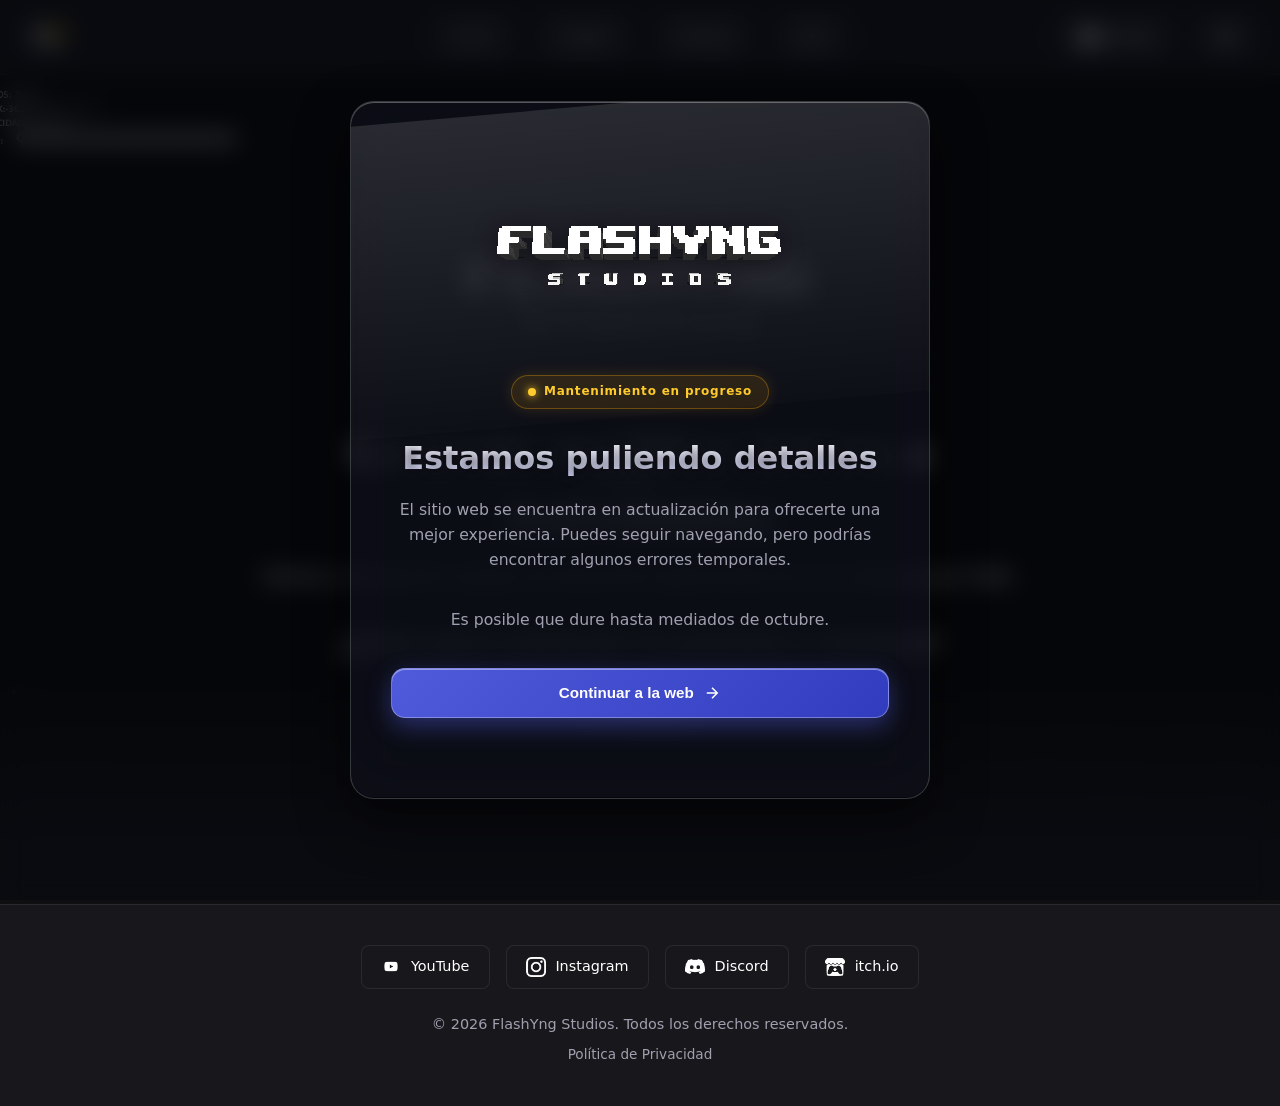
<file: index.html>
<!DOCTYPE html>
<html lang="es">
<head>
    <meta charset="UTF-8">
    <meta name="viewport" content="width=device-width, initial-scale=1.0">
    
    <meta name="description" content="Sitio oficial de FlashYng Studios. Descubre nuestros proyectos indie y únete a la comunidad.">
    
    <title>FlashYng Studios | Indie Game Studio</title>

    <!-- Favicon -->
    <link rel="icon" type="image/png" href="./Assets/Images/FlashYngStudios/FlashYngStudios_Icon_1to1_256px_BT.png">

    <!-- Nombre de sitio para Google (og:site_name y Schema WebSite) -->
    <meta property="og:site_name" content="FlashYng Studios">

    <script type="application/ld+json">
    {
        "@context": "https://schema.org",
        "@type": "WebSite",
        "name": "FlashYng Studios",
        "alternateName": ["FlashYngStudios", "Flash Yng Studios"],
        "url": "https://flashyngstudios.github.io/"
    }
    </script>
    
    <!-- Hoja de estilos específica de la portada (incluye las variables y base automáticamente) -->
    <link rel="stylesheet" href="CSS/home.css">

    <link rel="stylesheet" href="CSS/notice.css">
</head>

<!-- Google tag (gtag.js) -->
<script async src="https://www.googletagmanager.com/gtag/js?id=G-ELCMVDMWVH"></script>
<script>
  window.dataLayer = window.dataLayer || [];
  function gtag(){dataLayer.push(arguments);}
  gtag('js', new Date());

  gtag('config', 'G-ELCMVDMWVH');
</script>

<body>

    <!-- CABECERA FLOTANTE / MENU PRINCIPAL -->
    <header class="glass-header">
        <nav class="navbar">
            <!-- Logo siempre a la izquierda -->
            <a href="./index.html" class="logo-img">
                <img src="./Assets/Images/FlashYngStudios/FlashYngStudios_Icon_1to1_512px_BT.png" alt="Logo FlashYng Studios" class="logo-img">
            </a>

            <!-- Contenedor desplegable (Links del menú) -->
            <div class="nav-menu" id="navMenu">
                <ul class="nav-links">
                    <li><a data-lang="menu-home" class="social-btn" href="./index.html">Inicio</a></li>
                    <li><a data-lang="menu-games" class="social-btn" href="./games.html">Juegos</a></li>
                    <li><a data-lang="menu-devlog" class="social-btn" href="./devlog.html">Devlog</a></li>
                    <li><a data-lang="menu-faq" class="social-btn" href="./faq.html">FAQ</a></li>

                    <!-- Opciones menos importantes que quieres ocultar cuando el menú NO está abierto -->
                    <li class="hide-on-collapsed"><a data-lang="menu-social" class="social-btn" href="./social.html">Redes</a></li>
                    <li class="hide-on-collapsed"><a data-lang="menu-contact" class="social-btn" href="./contact.html">Contacto</a></li>
                    <li class="hide-on-collapsed"><a data-lang="menu-privacity" class="social-btn" href="./privacy-policy.html">Privacidad</a></li>
                </ul>
            </div>

            <!-- Botón de lenguaje (entre links centrales y menú hamburguesa) -->
            <button type="button" onclick="alternarIdioma()" class="social-btn lang-btn">
                <img src="./Assets/Images/Icons/language_icon.png" alt="Language" class="social-icon">
                <span>en / es</span>
            </button>

            <!-- Botón de menú hamburguesa (lo más a la derecha posible) -->
            <button type="button" class="social-btn burger-btn" id="burgerBtn" aria-label="Abrir menú">
                <img src="./Assets/Images/Icons/hamburgerMenu_T_W.png" alt="hamburgerMenu" class="social-icon">
            </button>
        </nav>
    </header>

    <main>
        <!-- SECCIÓN HERO CON SLIDER DE IMÁGENES DE FONDO -->
        <section class="hero-section">
            
            <!-- Contenedor del Slider: Agrega tantas imágenes como proyectos quieras mostrar -->
            <div class="hero-slider" id="hero-slider">
                <!-- La primera imagen lleva la clase 'active' para mostrarse al cargar -->
                <div class="slide active" style="background-image: url('Assets/Images/Games/Elements_gameplay.png');"></div>
                <div class="slide active" style="background-image: url('Assets/Images/Games/Miosteroids_gameplay.png');"></div>
                <!-- Agrega aquí más imágenes de tus otros juegos/proyectos -->
                <!-- <div class="slide" style="background-image: url('Assets/Images/project-2.png');"></div> -->
            </div>

            <!-- Contenido textual superpuesto -->
            <div class="hero-content">
                <img src="./Assets/Images/FlashYngStudios/FlashYngStudios_Logo.png" alt="Logo Promocional" class="hero-superposed-img pixel-art">
                
                <h1 data-lang="index-slogan">Creando mundos únicos e inolvidables</h1>
                <p data-lang="index-groupInfo">Somos un pequeño equipo de desarrollo apasionado por los videojuegos indie.</p>

                <h2 data-lang="index-start-text">¿Listo para comenzar tu próxima a ventura?</h2>


                <div class="hero-buttons">

                    <!--
                    <a href="https://discord.gg/7MVKK58HyQ" target="_blank" rel="noopener" class="btn btn-discord">
                        Únete a nuestro Discord
                    </a>
                    -->

                    <a data-lang="index-start-button" href="games.html" class="btn btn-secondary">
                        Ver Juegos
                    </a>

                </div>

            </div>

        </section>
    </main>

    <!-- PIE DE PÁGINA -->
    <footer>
        <div class="social-links-container">
            <a href="https://www.youtube.com/@FlashYngStudios" target="_blank" rel="noopener" class="social-btn">
                <img src="./Assets/Images/Brand/youtube_icon.png" alt="YouTube" class="social-icon">
                <span>YouTube</span>
            </a>

            <a href="https://www.instagram.com/flashyngstudios" target="_blank" rel="noopener" class="social-btn">
                <img src="./Assets/Images/Brand/instagram_icon.png" alt="Instagram" class="social-icon">
                <span>Instagram</span>
            </a>

            <a href="https://discord.gg/7MVKK58HyQ" target="_blank" rel="noopener" class="social-btn">
                <img src="./Assets/Images/Brand/discord_icon.png" alt="Discord" class="social-icon">
                <span>Discord</span>
            </a>

            <a href="https://flashyng.itch.io" target="_blank" rel="noopener" class="social-btn">
                <img src="./Assets/Images/Brand/itchio_icon.png" alt="itchio" class="social-icon">
                <span>itch.io</span>
            </a>
        </div>

        <p data-lang="footer-copyright">&copy; 2026 FlashYng Studios. Todos los derechos reservados.</p>
        <a data-lang="footer-privacity" href="./privacy-policy.html" class="privacy-link">Política de Privacidad</a>
    </footer>

    <!-- Script para controlar la transición automática de imágenes de fondo -->
    <script src="./JS/changeHomeBackgrounds.js"></script>

    <script src="./JS/langSelector.js"></script>
    <script src="./JS/hamburguerMenuToggle.js"></script>

    <!-- BANNER / CARTEL AVISO FLOTANTE (AERO GLASS) -->
    <!-- Script cargador de avisos modulares -->
    <script src="./JS/noticeLoader.js"></script>
    <script>
        // Carga el aviso deseado indicando la ruta del HTML
        //cargarAviso('./HTML/Notices/maintenance.html');
        
        // Si en el futuro quieres cambiar de aviso, solo cambias la ruta:
        // cargarAviso('Notices/security-alert.html');

        // Ejemplo 1: Encuesta con fecha de expiración exacta (Modo 'definida')
        /*
        cargarAviso('./HTML/Notices/survey.html', {
            modo: 'definida',
            fecha: '2026-10-15', // Formato estándar AAAA-MM-DD
            textoFecha: 'Disponible hasta el 15/10/2026'
        });

        // Ejemplo 2: Mantenimiento con fecha estimada (Modo 'estimada')
        cargarAviso('./HTML/Notices/maintenance.html', {
            modo: 'estimada',
            textoFecha: 'Finalización estimada: Mediados de Octubre'
        });

        // Ejemplo 3: Aviso de emergencia o permanente (Modo 'indefinida')
        cargarAviso('./HTML/Notices/security.html', {
            modo: 'indefinida'
        });
        */

        /*
            // Ejemplo para Encuesta en Google Forms
            cargarAviso('./HTML/Notices/survey.html', {
                modo: 'definida',
                fecha: '2026-10-15',
                textoFecha: 'Disponible hasta el 15/10/2026',
                url: 'https://forms.google.com/tu-encuesta'
            });
        */
        /*
        cargarAviso('./HTML/Notices/maintenance.html', {
            modo: 'estimada',
            fecha: '2026-10-15', // Formato estándar AAAA-MM-DD o YYYY-MM-DD
            textoFecha: 'Mediados de octubre'
        });
        */

        // --- OPCCIÓN A: Probar Encuesta (Modo 'definida' con fecha de expiración y link) ---
        /*
        cargarAviso('./HTML/Notices/survey.html', {
            modo: 'definida',
            fecha: '2026-10-15',
            textoFecha: 'Disponible para responder hasta el 15/10/2026.',
            url: 'https://forms.google.com'
        });
        */
        // --- OPCIÓN B: Probar Alerta de Seguridad (Modo 'indefinida' sin expiración) ---
        /*
        cargarAviso('./HTML/Notices/security-alert.html', {
            modo: 'indefinida',
            textoFecha: 'Estado: Investigando y asegurando cuentas.'
        });
        */

        // --- OPCIÓN C: Probar Mantenimiento (Modo 'estimada') ---
        
        cargarAviso('./HTML/Notices/maintenance.html', {
            modo: 'estimada',
            fecha: '2026-10-15',
            textoFecha: 'Es posible que dure hasta mediados de octubre.'
        });
        
    </script>

</body>
</html>
</file>
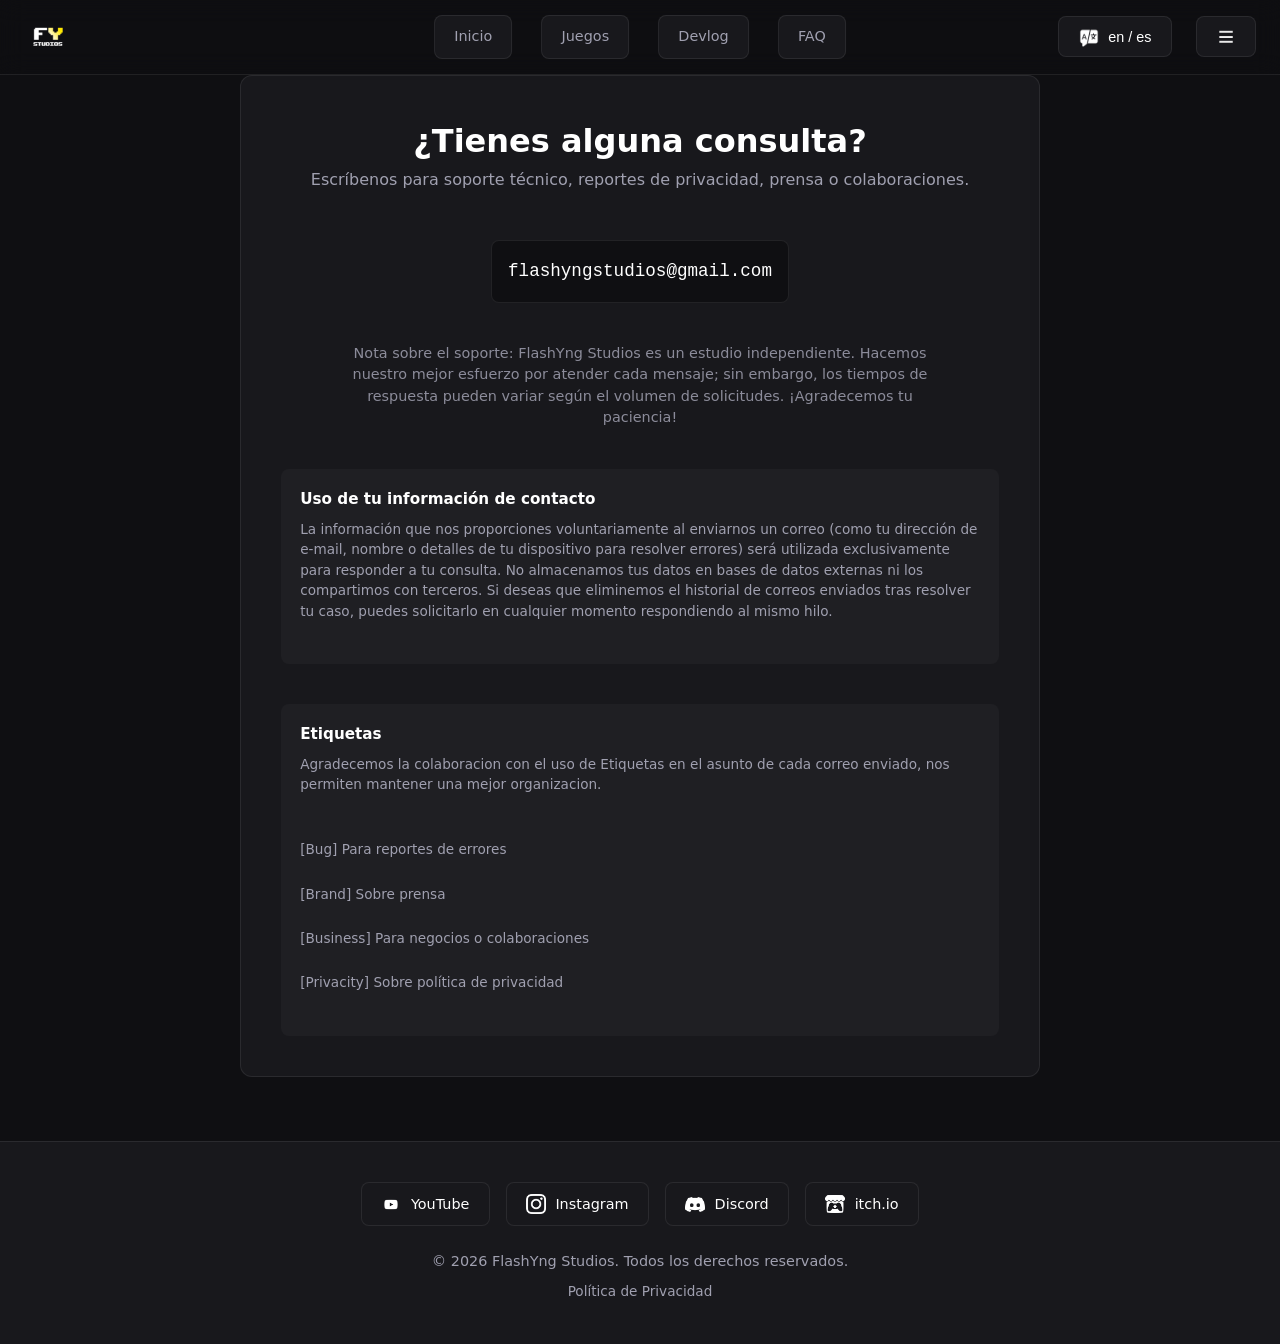
<file: contact.html>
<!DOCTYPE html>
<html lang="es">
<head>
    <meta charset="UTF-8">
    <meta name="viewport" content="width=device-width, initial-scale=1.0">

    <title>Contacto | FlashYng Studios</title>
    <meta name="description" content="No encontraste lo que buscabas? Contactanos!">

    <!-- Favicon -->
    <link rel="icon" type="image/png" href="./Assets/Images/FlashYngStudios/FlashYngStudios_Icon_1to1_256px_BT.png">

    <link rel="stylesheet" href="CSS/contact.css">
</head>

<!-- Google tag (gtag.js) -->
<script async src="https://www.googletagmanager.com/gtag/js?id=G-ELCMVDMWVH"></script>
<script>
  window.dataLayer = window.dataLayer || [];
  function gtag(){dataLayer.push(arguments);}
  gtag('js', new Date());

  gtag('config', 'G-ELCMVDMWVH');
</script>

<body>

    <!-- CABECERA FLOTANTE / MENU PRINCIPAL -->
    <header class="glass-header">
        <nav class="navbar">
            <!-- Logo siempre a la izquierda -->
            <a href="./index.html" class="logo-img">
                <img src="./Assets/Images/FlashYngStudios/FlashYngStudios_Icon_1to1_512px_BT.png" alt="Logo FlashYng Studios" class="logo-img">
            </a>

            <!-- Contenedor desplegable (Links del menú) -->
            <div class="nav-menu" id="navMenu">
                <ul class="nav-links">
                    <li><a data-lang="menu-home" class="social-btn" href="./index.html">Inicio</a></li>
                    <li><a data-lang="menu-games" class="social-btn" href="./games.html">Juegos</a></li>
                    <li><a data-lang="menu-devlog" class="social-btn" href="./devlog.html">Devlog</a></li>
                    <li><a data-lang="menu-faq" class="social-btn" href="./faq.html">FAQ</a></li>

                    <!-- Opciones menos importantes que quieres ocultar cuando el menú NO está abierto -->
                    <li class="hide-on-collapsed"><a data-lang="menu-social" class="social-btn" href="./social.html">Redes</a></li>
                    <li class="hide-on-collapsed"><a data-lang="menu-contact" class="social-btn" href="./contact.html">Contacto</a></li>
                    <li class="hide-on-collapsed"><a data-lang="menu-privacity" class="social-btn" href="./privacy-policy.html">Privacidad</a></li>
                </ul>
            </div>

            <!-- Botón de lenguaje (entre links centrales y menú hamburguesa) -->
            <button type="button" onclick="alternarIdioma()" class="social-btn lang-btn">
                <img src="./Assets/Images/Icons/language_icon.png" alt="Language" class="social-icon">
                <span>en / es</span>
            </button>

            <!-- Botón de menú hamburguesa (lo más a la derecha posible) -->
            <button type="button" class="social-btn burger-btn" id="burgerBtn" aria-label="Abrir menú">
                <img src="./Assets/Images/Icons/hamburgerMenu_T_W.png" alt="hamburgerMenu" class="social-icon">
            </button>
        </nav>
    </header>

    <main class="section-container">
        <div class="contact-card" style="max-width: 800px; margin: 0 auto; text-align: center;">
            <h1 data-lang="contact-title" class="section-title" style="border: none; padding: 0;">¿Tienes alguna consulta?</h1>
            <p data-lang="contact-subtitle">Escríbenos para soporte técnico, reportes de privacidad, prensa o colaboraciones.</p>

            <div class="email-box" style="margin: 1.5rem auto;">
                flashyngstudios@gmail.com
            </div>

            <p data-lang="contact-support-note" style="font-size: 0.9rem; opacity: 0.85; max-width: 600px; margin: 1rem auto; line-height: 1.5;">
                <strong>Nota sobre el soporte:</strong> FlashYng Studios es un estudio independiente. Hacemos nuestro mejor esfuerzo
                por atender cada mensaje; sin embargo, los tiempos de respuesta pueden variar según el volumen de solicitudes.
                ¡Agradecemos tu paciencia!
            </p>

            <div style="margin-top: 2.5rem; text-align: left; background: rgba(255, 255, 255, 0.03); padding: 1.2rem; border-radius: 8px; font-size: 0.85rem; line-height: 1.5; color: #ccc;">
                <h3 style="margin-bottom: 0.5rem; font-size: 0.95rem; color: #fff;">Uso de tu información de contacto</h3>
                <p>
                    La información que nos proporciones voluntariamente al enviarnos un correo (como tu dirección de e-mail, nombre o
                    detalles de tu dispositivo para resolver errores) será utilizada exclusivamente para responder a tu consulta. No
                    almacenamos tus datos en bases de datos externas ni los compartimos con terceros. Si deseas que eliminemos el
                    historial de correos enviados tras resolver tu caso, puedes solicitarlo en cualquier momento respondiendo al mismo hilo.
                </p>
            </div>

            <div style="margin-top: 2.5rem; text-align: left; background: rgba(255, 255, 255, 0.03); padding: 1.2rem; border-radius: 8px; font-size: 0.85rem; line-height: 1.5; color: #ccc;">
                <h3 style="margin-bottom: 0.5rem; font-size: 0.95rem; color: #fff;">Etiquetas</h3>
                <p>
                    Agradecemos la colaboracion con el uso de Etiquetas en el asunto de cada correo enviado, nos permiten mantener una
                    mejor organizacion.</p>

                <br>
                <p>[Bug] Para reportes de errores</p>
                <p>[Brand] Sobre prensa</p>
                <p>[Business] Para negocios o colaboraciones</p>
                <p>[Privacity] Sobre política de privacidad</p>

            </div>
        </div>
    </main>

    <!-- PIE DE PÁGINA -->
    <footer>
        <div class="social-links-container">
            <a href="https://www.youtube.com/@FlashYngStudios" target="_blank" rel="noopener" class="social-btn">
                <img src="./Assets/Images/Brand/youtube_icon.png" alt="YouTube" class="social-icon">
                <span>YouTube</span>
            </a>

            <a href="https://www.instagram.com/flashyngstudios" target="_blank" rel="noopener" class="social-btn">
                <img src="./Assets/Images/Brand/instagram_icon.png" alt="Instagram" class="social-icon">
                <span>Instagram</span>
            </a>

            <a href="https://discord.gg/7MVKK58HyQ" target="_blank" rel="noopener" class="social-btn">
                <img src="./Assets/Images/Brand/discord_icon.png" alt="Discord" class="social-icon">
                <span>Discord</span>
            </a>

            <a href="https://flashyng.itch.io" target="_blank" rel="noopener" class="social-btn">
                <img src="./Assets/Images/Brand/itchio_icon.png" alt="itchio" class="social-icon">
                <span>itch.io</span>
            </a>
        </div>

        <p data-lang="footer-copyright">&copy; 2026 FlashYng Studios. Todos los derechos reservados.</p>
        <a data-lang="footer-privacity" href="./privacy-policy.html" class="privacy-link">Política de Privacidad</a>
    </footer>

    <script src="./JS/langSelector.js"></script>
    <script src="./JS/hamburguerMenuToggle.js"></script>

</body>
</html>
</file>
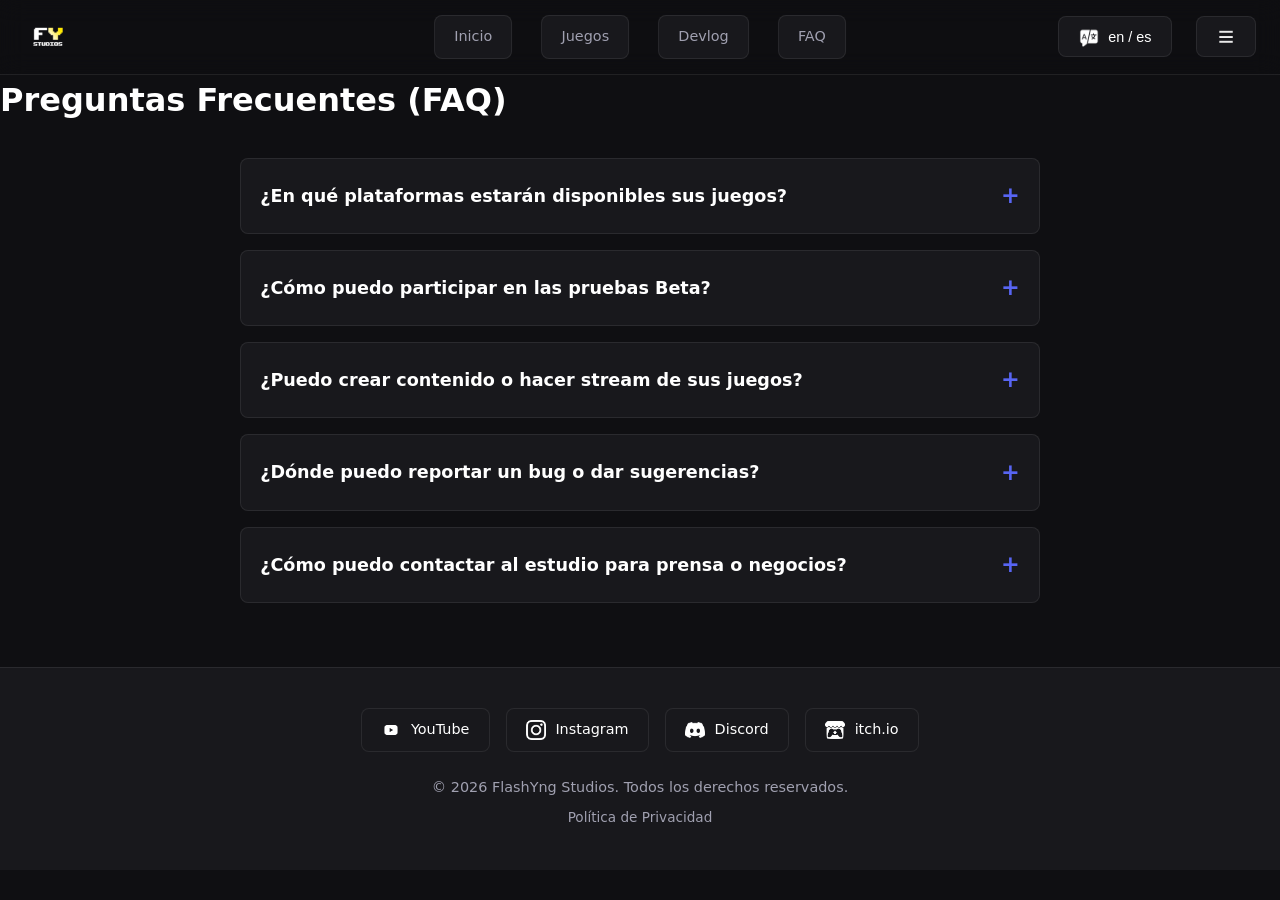
<file: faq.html>
<!DOCTYPE html>
<html lang="es">
<head>
    <meta charset="UTF-8">
    <meta name="viewport" content="width=device-width, initial-scale=1.0">

    <title>Preguntas Frecuentes | FlashYng Studios</title>
    <meta name="description" content="FAQ de FlashYng Studios">

    <!-- Favicon -->
    <link rel="icon" type="image/png" href="./Assets/Images/FlashYngStudios/FlashYngStudios_Icon_1to1_256px_BT.png">
    
    <link rel="stylesheet" href="CSS/faq.css">
</head>

<!-- Google tag (gtag.js) -->
<script async src="https://www.googletagmanager.com/gtag/js?id=G-ELCMVDMWVH"></script>
<script>
  window.dataLayer = window.dataLayer || [];
  function gtag(){dataLayer.push(arguments);}
  gtag('js', new Date());

  gtag('config', 'G-ELCMVDMWVH');
</script>

<body>

    <!-- CABECERA FLOTANTE / MENU PRINCIPAL -->
    <header class="glass-header">
        <nav class="navbar">
            <!-- Logo siempre a la izquierda -->
            <a href="./index.html" class="logo-img">
                <img src="./Assets/Images/FlashYngStudios/FlashYngStudios_Icon_1to1_512px_BT.png" alt="Logo FlashYng Studios" class="logo-img">
            </a>

            <!-- Contenedor desplegable (Links del menú) -->
            <div class="nav-menu" id="navMenu">
                <ul class="nav-links">
                    <li><a data-lang="menu-home" class="social-btn" href="./index.html">Inicio</a></li>
                    <li><a data-lang="menu-games" class="social-btn" href="./games.html">Juegos</a></li>
                    <li><a data-lang="menu-devlog" class="social-btn" href="./devlog.html">Devlog</a></li>
                    <li><a data-lang="menu-faq" class="social-btn" href="./faq.html">FAQ</a></li>

                    <!-- Opciones menos importantes que quieres ocultar cuando el menú NO está abierto -->
                    <li class="hide-on-collapsed"><a data-lang="menu-social" class="social-btn" href="./social.html">Redes</a></li>
                    <li class="hide-on-collapsed"><a data-lang="menu-contact" class="social-btn" href="./contact.html">Contacto</a></li>
                    <li class="hide-on-collapsed"><a data-lang="menu-privacity" class="social-btn" href="./privacy-policy.html">Privacidad</a></li>
                </ul>
            </div>

            <!-- Botón de lenguaje (entre links centrales y menú hamburguesa) -->
            <button type="button" onclick="alternarIdioma()" class="social-btn lang-btn">
                <img src="./Assets/Images/Icons/language_icon.png" alt="Language" class="social-icon">
                <span>en / es</span>
            </button>

            <!-- Botón de menú hamburguesa (lo más a la derecha posible) -->
            <button type="button" class="social-btn burger-btn" id="burgerBtn" aria-label="Abrir menú">
                <img src="./Assets/Images/Icons/hamburgerMenu_T_W.png" alt="hamburgerMenu" class="social-icon">
            </button>
        </nav>
    </header>

    <main class="section-container">
        <h1>Preguntas Frecuentes (FAQ)</h1>
        
        <div class="faq-list">
            <!--
            <details>
                <summary>¿En qué plataformas estarán disponibles sus juegos?</summary>
                <p>Lanzaremos primeramente en itch.io para PC y posteriormente en Google Play Store para móviles Android.</p>
            </details>

            <details>
                <summary>¿Cómo puedo participar en las pruebas Beta?</summary>
                <p>Anunciamos todas las convocatorias para betas privadas exclusivamente a través de nuestro servidor de Discord.</p>
            </details>
            -->

            <details>
                <summary>¿En qué plataformas estarán disponibles sus juegos?</summary>
                <p>Nos enfocamos principalmente en PC (Windows y Linux) y dispositivos móviles (Android). Por el momento no
                    tenemos planes de publicar en consolas, aunque las plataformas finales pueden variar según cada proyecto.</p>
            </details>

            <details>
                <summary>¿Cómo puedo participar en las pruebas Beta?</summary>
                <p>Anunciamos todas las convocatorias para betas privadas exclusivamente a través de nuestro servidor de Discord.</p>
            </details>

            <details>
                <summary>¿Puedo crear contenido o hacer stream de sus juegos?</summary>
                <p>¡Sí! Tienes total libertad para transmitir, grabar gameplays y monetizar tu contenido con nuestros títulos.</p>
            </details>

            <details>
                <summary>¿Dónde puedo reportar un bug o dar sugerencias?</summary>
                <p>Recibimos todo el feedback y reportes de errores directamente en los canales dedicados de nuestro Discord
                    o mediante correo con la etiqueta [Bug] en el asunto del mismo.</p>
            </details>

            <details>
                <summary>¿Cómo puedo contactar al estudio para prensa o negocios?</summary>
                <p>Para propuestas comerciales, prensa o colaboraciones, puedes escribirnos a través de nuestro correo con la
                    etiqueta [Business] en el asunto del correo.</p>
            </details>

        </div>
    </main>

    <!-- PIE DE PÁGINA -->
    <footer>
        <div class="social-links-container">
            <a href="https://www.youtube.com/@FlashYngStudios" target="_blank" rel="noopener" class="social-btn">
                <img src="./Assets/Images/Brand/youtube_icon.png" alt="YouTube" class="social-icon">
                <span>YouTube</span>
            </a>

            <a href="https://www.instagram.com/flashyngstudios" target="_blank" rel="noopener" class="social-btn">
                <img src="./Assets/Images/Brand/instagram_icon.png" alt="Instagram" class="social-icon">
                <span>Instagram</span>
            </a>

            <a href="https://discord.gg/7MVKK58HyQ" target="_blank" rel="noopener" class="social-btn">
                <img src="./Assets/Images/Brand/discord_icon.png" alt="Discord" class="social-icon">
                <span>Discord</span>
            </a>

            <a href="https://flashyng.itch.io" target="_blank" rel="noopener" class="social-btn">
                <img src="./Assets/Images/Brand/itchio_icon.png" alt="itchio" class="social-icon">
                <span>itch.io</span>
            </a>
        </div>

        <p data-lang="footer-copyright">&copy; 2026 FlashYng Studios. Todos los derechos reservados.</p>
        <a data-lang="footer-privacity" href="./privacy-policy.html" class="privacy-link">Política de Privacidad</a>
    </footer>

    <script src="./JS/langSelector.js"></script>
    <script src="./JS/hamburguerMenuToggle.js"></script>

</body>
</html>
</file>
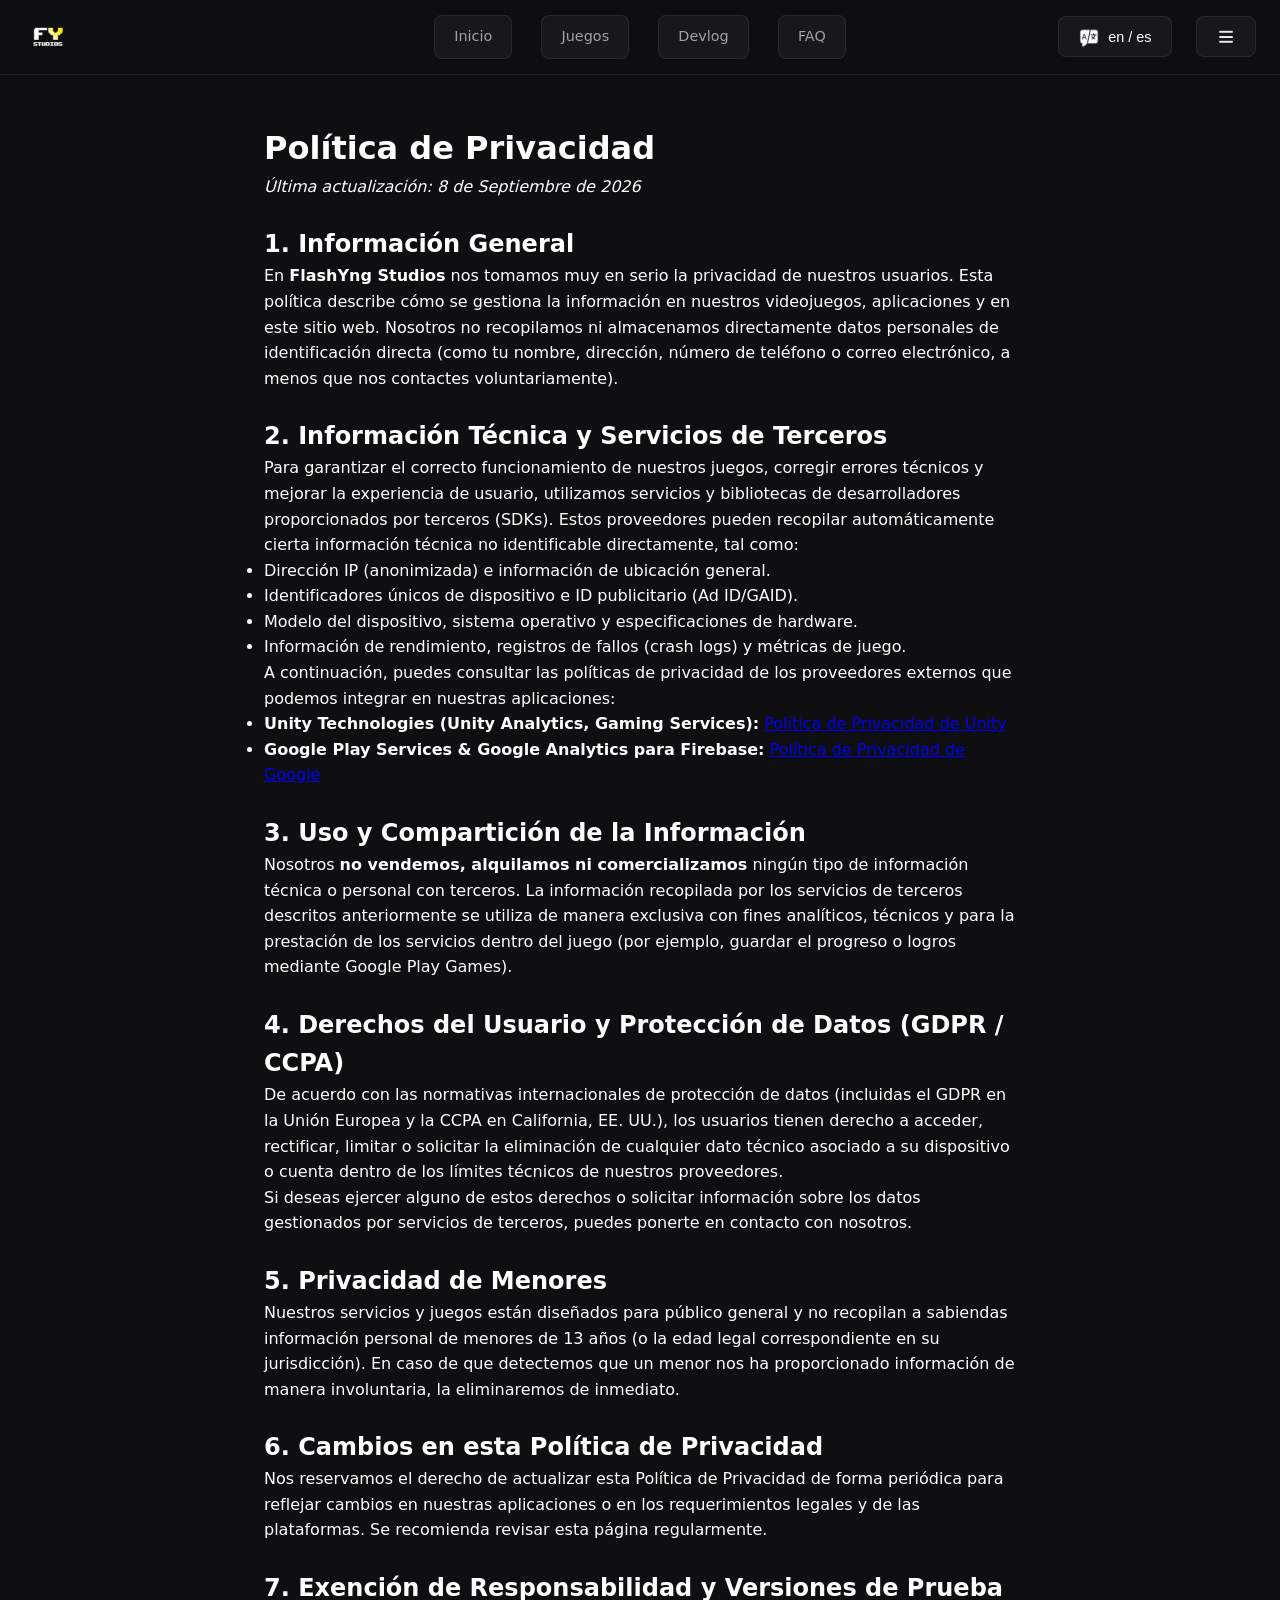
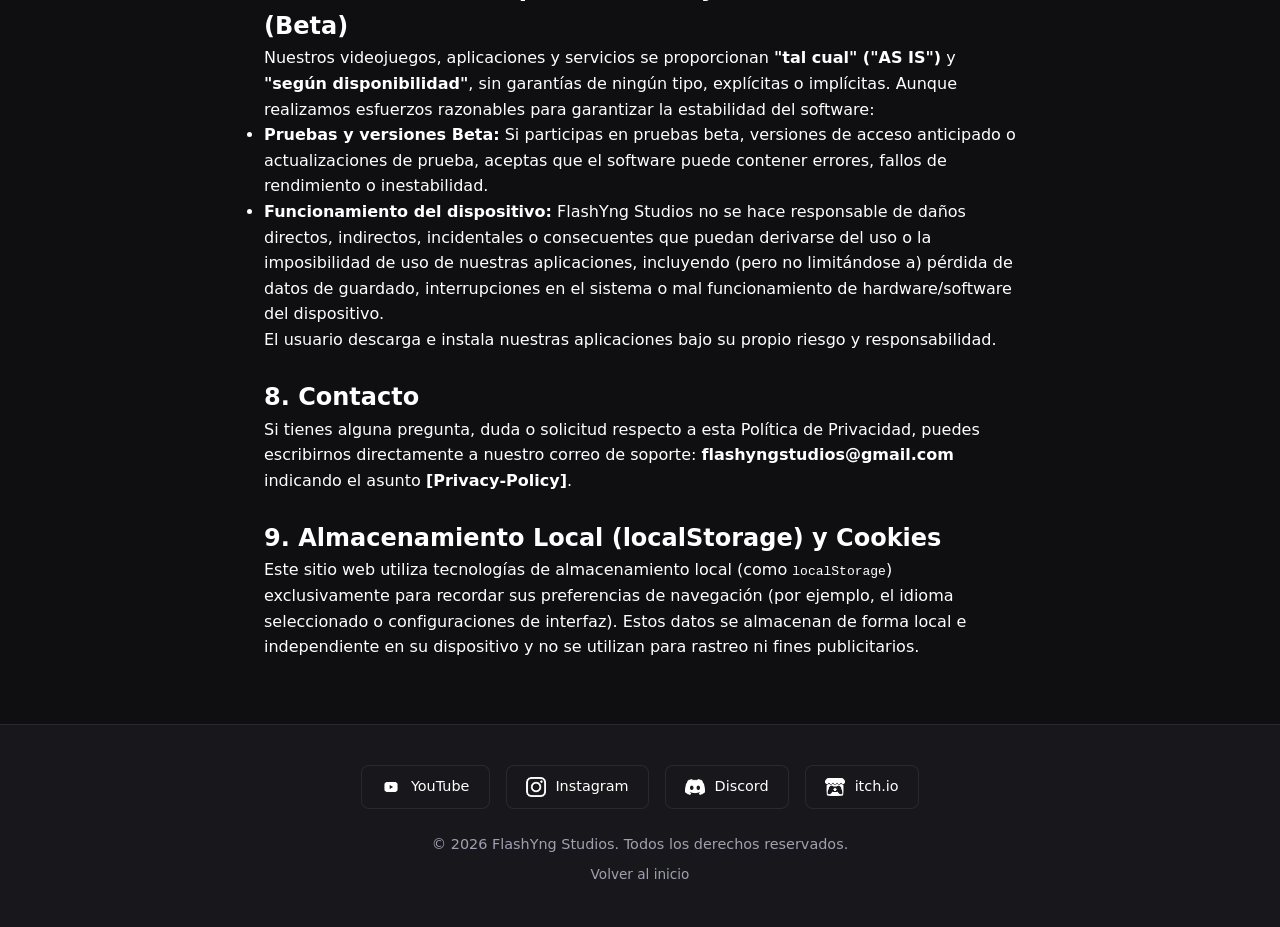
<file: privacy-policy.html>
<!DOCTYPE html>
<html lang="es">
<head>
    <meta charset="UTF-8">
    <meta name="viewport" content="width=device-width, initial-scale=1.0">
    
    <title>Política de Privacidad | FlashYng Studios</title>
    <meta name="description" content="Toda la informacion sobre nuestra politica de privacidad.>

    <!-- Favicon -->
    <link rel="icon" type="image/png" href="./Assets/Images/FlashYngStudios/FlashYngStudios_Icon_1to1_256px_BT.png">

    <link rel="stylesheet" href="CSS/base.css">
</head>

<!-- Google tag (gtag.js) -->
<script async src="https://www.googletagmanager.com/gtag/js?id=G-ELCMVDMWVH"></script>
<script>
  window.dataLayer = window.dataLayer || [];
  function gtag(){dataLayer.push(arguments);}
  gtag('js', new Date());

  gtag('config', 'G-ELCMVDMWVH');
</script>

<body>

    <!-- OLD
    <header class="glass-header">
        <nav class="navbar">
            <a href="index.html" class="brand-logo">
                <img src="Assets/Images/FlashYngStudios/FlashYngStudios_Logo.png" alt="Logo FlashYng Studios" class="logo-img">
            </a>
            
            <a href="index.html" class="btn btn-header">Volver al Inicio</a>
        </nav>
    </header>
    -->

        <!-- CABECERA FLOTANTE / MENU PRINCIPAL -->
    <header class="glass-header">
        <nav class="navbar">
            <!-- Logo siempre a la izquierda -->
            <a href="home.html" class="logo-img">
                <img src="Assets/Images/FlashYngStudios/FlashYngStudios_Icon_1to1_512px_BT.png" alt="Logo FlashYng Studios" class="logo-img">
            </a>

            <!-- Contenedor desplegable (Links del menú) -->
            <div class="nav-menu" id="navMenu">
                <ul class="nav-links">
                    <li><a data-lang="menu-home" class="social-btn" href="home.html">Inicio</a></li>
                    <li><a data-lang="menu-games" class="social-btn" href="games.html">Juegos</a></li>
                    <li><a data-lang="menu-devlog" class="social-btn" href="devlog.html">Devlog</a></li>
                    <li><a data-lang="menu-faq" class="social-btn" href="faq.html">FAQ</a></li>

                    <!-- Opciones menos importantes que quieres ocultar cuando el menú NO está abierto -->
                    <li class="hide-on-collapsed"><a data-lang="menu-social" class="social-btn" href="social.html">Redes</a></li>
                    <li class="hide-on-collapsed"><a data-lang="menu-contact" class="social-btn" href="contact.html">Contacto</a></li>
                    <li class="hide-on-collapsed"><a data-lang="menu-privacity" class="social-btn" href="privacy-policy.html">Privacidad</a></li>
                </ul>
            </div>

            <!-- Botón de lenguaje (entre links centrales y menú hamburguesa) -->
            <button type="button" onclick="alternarIdioma()" class="social-btn lang-btn">
                <img src="Assets/Images/Icons/language_icon.png" alt="Language" class="social-icon">
                <span>en / es</span>
            </button>

            <!-- Botón de menú hamburguesa (lo más a la derecha posible) -->
            <button type="button" class="social-btn burger-btn" id="burgerBtn" aria-label="Abrir menú">
                <img src="Assets/Images/Icons/hamburgerMenu_T_W.png" alt="hamburgerMenu" class="social-icon">
            </button>
        </nav>
    </header>

    <!--
    <main class="section-container" style="max-width: 800px; margin: 3rem auto; padding: 0 1.5rem;">
        <h1>Política de Privacidad</h1>
        <p><em>Última actualización: 7 Septiembre 2026</em></p>
        <br>
        
        <h2>1. Recopilación de datos</h2>
        <p>En <strong>FlashYng Studios</strong> respetamos tu privacidad. Nuestros videojuegos y este sitio web NO recopilan datos personales. En caso de que algún proyecto lo requiera, se informará explícitamente al usuario dentro de la aplicación.</p>

        <br>
        <h2>2. Uso de información técnica</h2>
        <p>Servicios de terceros como Unity Analytics o Google Play Games pueden recopilar información básica de rendimiento para corregir errores. Nosotros no vendemos ni compartimos información con terceros.</p>

        <br>
        <h2>3. Contacto</h2>
        <p>Para consultas sobre privacidad, escríbenos a <strong>flashyngstudios@gmail.com</strong> incluyendo la etiqueta <strong>[Privacy-Policy]</strong> en el asunto del correo.</p>
    </main>
    -->

    <main class="section-container" style="max-width: 800px; margin: 3rem auto; padding: 0 1.5rem;">
        <h1>Política de Privacidad</h1>
        <p><em>Última actualización: 8 de Septiembre de 2026</em></p>
        <br>
        
        <h2>1. Información General</h2>
        <p>En <strong>FlashYng Studios</strong> nos tomamos muy en serio la privacidad de nuestros usuarios. Esta política describe
            cómo se gestiona la información en nuestros videojuegos, aplicaciones y en este sitio web. Nosotros no recopilamos ni
            almacenamos directamente datos personales de identificación directa (como tu nombre, dirección, número de teléfono o
            correo electrónico, a menos que nos contactes voluntariamente).</p>

        <br>
        <h2>2. Información Técnica y Servicios de Terceros</h2>
        <p>Para garantizar el correcto funcionamiento de nuestros juegos, corregir errores técnicos y mejorar la experiencia de
            usuario, utilizamos servicios y bibliotecas de desarrolladores proporcionados por terceros (SDKs). Estos proveedores
            pueden recopilar automáticamente cierta información técnica no identificable directamente, tal como:</p>
        <ul>
            <li>Dirección IP (anonimizada) e información de ubicación general.</li>
            <li>Identificadores únicos de dispositivo e ID publicitario (Ad ID/GAID).</li>
            <li>Modelo del dispositivo, sistema operativo y especificaciones de hardware.</li>
            <li>Información de rendimiento, registros de fallos (crash logs) y métricas de juego.</li>
        </ul>
        <p>A continuación, puedes consultar las políticas de privacidad de los proveedores externos que podemos integrar en
            nuestras aplicaciones:</p>
        <ul>
            <li><strong>Unity Technologies (Unity Analytics, Gaming Services):</strong> <a href="https://unity.com/legal/privacy-policy" target="_blank" rel="noopener noreferrer">Política de Privacidad de Unity</a></li>
            <li><strong>Google Play Services & Google Analytics para Firebase:</strong> <a href="https://policies.google.com/privacy" target="_blank" rel="noopener noreferrer">Política de Privacidad de Google</a></li>
        </ul>

        <br>
        <h2>3. Uso y Compartición de la Información</h2>
        <p>Nosotros <strong>no vendemos, alquilamos ni comercializamos</strong> ningún tipo de información técnica o personal con
            terceros. La información recopilada por los servicios de terceros descritos anteriormente se utiliza de manera exclusiva
            con fines analíticos, técnicos y para la prestación de los servicios dentro del juego (por ejemplo, guardar el progreso
            o logros mediante Google Play Games).</p>

        <br>
        <h2>4. Derechos del Usuario y Protección de Datos (GDPR / CCPA)</h2>
        <p>De acuerdo con las normativas internacionales de protección de datos (incluidas el GDPR en la Unión Europea y la CCPA en
            California, EE. UU.), los usuarios tienen derecho a acceder, rectificar, limitar o solicitar la eliminación de cualquier
            dato técnico asociado a su dispositivo o cuenta dentro de los límites técnicos de nuestros proveedores.</p>
        <p>Si deseas ejercer alguno de estos derechos o solicitar información sobre los datos gestionados por servicios de terceros,
            puedes ponerte en contacto con nosotros.</p>

        <br>
        <h2>5. Privacidad de Menores</h2>
        <p>Nuestros servicios y juegos están diseñados para público general y no recopilan a sabiendas información personal de menores
            de 13 años (o la edad legal correspondiente en su jurisdicción). En caso de que detectemos que un menor nos ha proporcionado
            información de manera involuntaria, la eliminaremos de inmediato.</p>

        <br>
        <h2>6. Cambios en esta Política de Privacidad</h2>
        <p>Nos reservamos el derecho de actualizar esta Política de Privacidad de forma periódica para reflejar cambios en nuestras
            aplicaciones o en los requerimientos legales y de las plataformas. Se recomienda revisar esta página regularmente.</p>

        <br>
        <h2>7. Exención de Responsabilidad y Versiones de Prueba (Beta)</h2>
        <p>Nuestros videojuegos, aplicaciones y servicios se proporcionan <strong>"tal cual" ("AS IS")</strong> y
            <strong>"según disponibilidad"</strong>, sin garantías de ningún tipo, explícitas o implícitas. Aunque realizamos esfuerzos
            razonables para garantizar la estabilidad del software:</p>
        <ul>
            <li><strong>Pruebas y versiones Beta:</strong> Si participas en pruebas beta, versiones de acceso anticipado o
                actualizaciones de prueba, aceptas que el software puede contener errores, fallos de rendimiento o inestabilidad.</li>
            <li><strong>Funcionamiento del dispositivo:</strong> FlashYng Studios no se hace responsable de daños directos, indirectos,
                incidentales o consecuentes que puedan derivarse del uso o la imposibilidad de uso de nuestras aplicaciones, incluyendo
                (pero no limitándose a) pérdida de datos de guardado, interrupciones en el sistema o mal funcionamiento de
                hardware/software del dispositivo.</li>
        </ul>
        <p>El usuario descarga e instala nuestras aplicaciones bajo su propio riesgo y responsabilidad.</p>

        <br>
        <h2>8. Contacto</h2>
        <p>Si tienes alguna pregunta, duda o solicitud respecto a esta Política de Privacidad, puedes escribirnos directamente a nuestro
            correo de soporte: <strong>flashyngstudios@gmail.com</strong> indicando el asunto <strong>[Privacy-Policy]</strong>.</p>

        <br>
        <h2>9. Almacenamiento Local (localStorage) y Cookies</h2>
        <p>Este sitio web utiliza tecnologías de almacenamiento local (como <code>localStorage</code>) exclusivamente para recordar sus
            preferencias de navegación (por ejemplo, el idioma seleccionado o configuraciones de interfaz). Estos datos se almacenan de
            forma local e independiente en su dispositivo y no se utilizan para rastreo ni fines publicitarios.</p>
    </main>

    <!-- OLD
    <footer>
        <p>&copy; 2026 FlashYng Studios. Todos los derechos reservados.</p>
        <a href="index.html" class="privacy-link">Volver al Inicio</a>
    </footer>
    -->

        <!-- PIE DE PÁGINA -->
    <footer>
        <div class="social-links-container">
            <a href="https://www.youtube.com/@FlashYngStudios" target="_blank" rel="noopener" class="social-btn">
                <img src="Assets/Images/Brand/youtube_icon.png" alt="YouTube" class="social-icon">
                <span>YouTube</span>
            </a>

            <a href="https://www.instagram.com/flashyngstudios" target="_blank" rel="noopener" class="social-btn">
                <img src="Assets/Images/Brand/instagram_icon.png" alt="Instagram" class="social-icon">
                <span>Instagram</span>
            </a>

            <a href="https://discord.gg/7MVKK58HyQ" target="_blank" rel="noopener" class="social-btn">
                <img src="Assets/Images/Brand/discord_icon.png" alt="Discord" class="social-icon">
                <span>Discord</span>
            </a>

            <a href="https://flashyng.itch.io" target="_blank" rel="noopener" class="social-btn">
                <img src="Assets/Images/Brand/itchio_icon.png" alt="itchio" class="social-icon">
                <span>itch.io</span>
            </a>
        </div>

        <p data-lang="footer-copyright">&copy; 2026 FlashYng Studios. Todos los derechos reservados.</p>
        <a data-lang="footer-privacity-back" href="index.html" class="privacy-link">Volver al Inicio</a>
    </footer>

    <script src="./JS/langSelector.js"></script>
    <script src="./JS/hamburguerMenuToggle.js"></script>

</body>
</html>
</file>
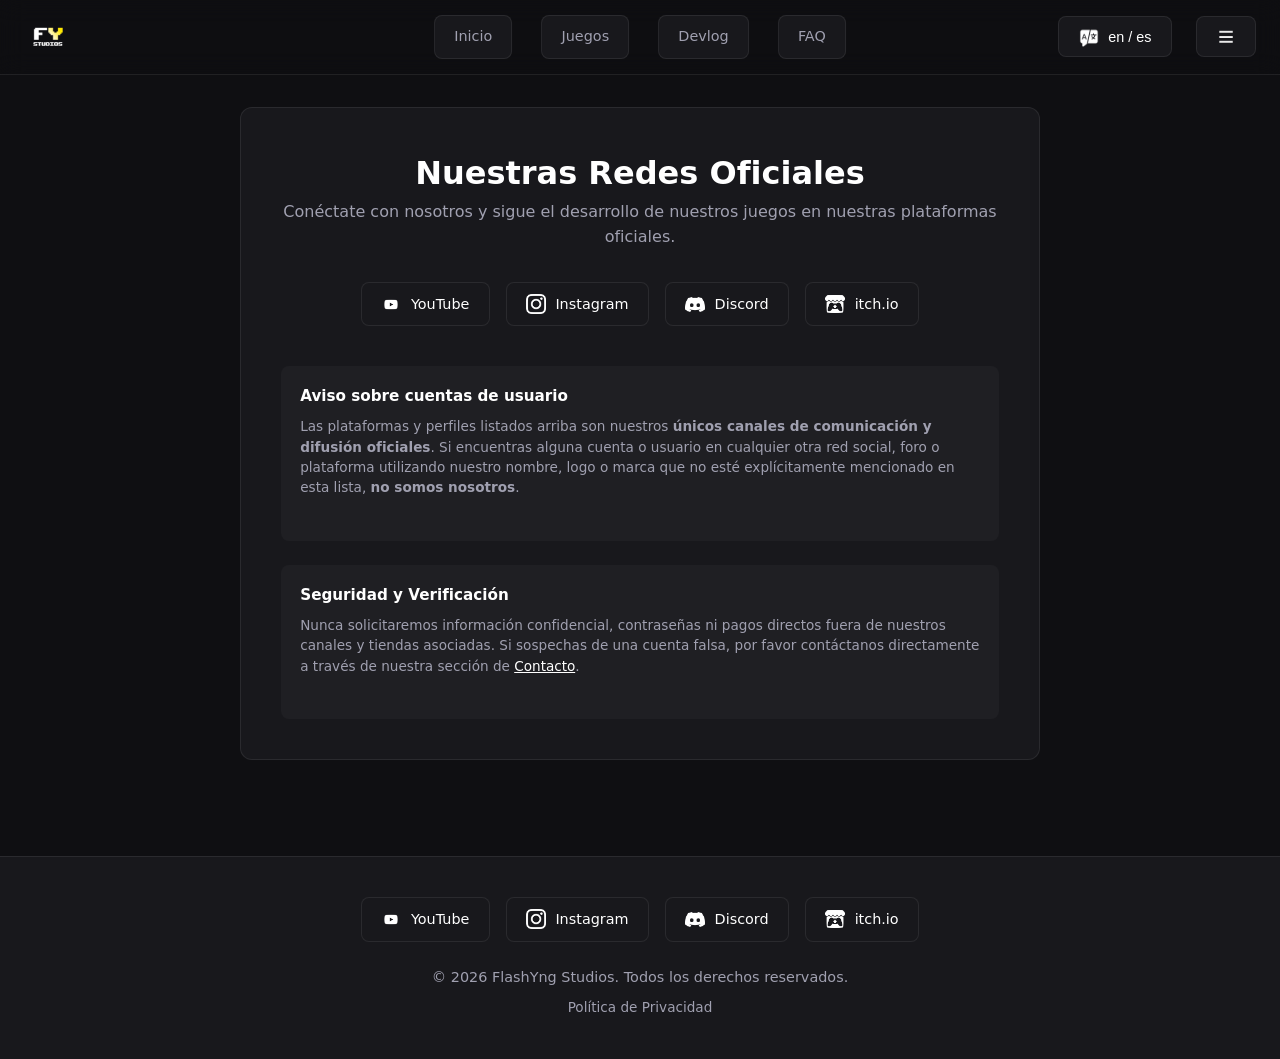
<file: social.html>
<!DOCTYPE html>
<html lang="es">
<head>
    <meta charset="UTF-8">
    <meta name="viewport" content="width=device-width, initial-scale=1.0">

    <title>Redes Sociales | FlashYng Studios</title>
    <meta name="description" content="Descubre nuestras redes.">

    <!-- Favicon -->
    <link rel="icon" type="image/png" href="./Assets/Images/FlashYngStudios/FlashYngStudios_Icon_1to1_256px_BT.png">
    
    <link rel="stylesheet" href="CSS/contact.css">
</head>

<!-- Google tag (gtag.js) -->
<script async src="https://www.googletagmanager.com/gtag/js?id=G-ELCMVDMWVH"></script>
<script>
  window.dataLayer = window.dataLayer || [];
  function gtag(){dataLayer.push(arguments);}
  gtag('js', new Date());

  gtag('config', 'G-ELCMVDMWVH');
</script>

<body>

    <!-- CABECERA FLOTANTE / MENU PRINCIPAL -->
    <header class="glass-header">
        <nav class="navbar">
            <!-- Logo siempre a la izquierda -->
            <a href="./index.html" class="logo-img">
                <img src="./Assets/Images/FlashYngStudios/FlashYngStudios_Icon_1to1_512px_BT.png" alt="Logo FlashYng Studios" class="logo-img">
            </a>

            <!-- Contenedor desplegable (Links del menú) -->
            <div class="nav-menu" id="navMenu">
                <ul class="nav-links">
                    <li><a data-lang="menu-home" class="social-btn" href="./index.html">Inicio</a></li>
                    <li><a data-lang="menu-games" class="social-btn" href="./games.html">Juegos</a></li>
                    <li><a data-lang="menu-devlog" class="social-btn" href="./devlog.html">Devlog</a></li>
                    <li><a data-lang="menu-faq" class="social-btn" href="./faq.html">FAQ</a></li>

                    <!-- Opciones menos importantes que quieres ocultar cuando el menú NO está abierto -->
                    <li class="hide-on-collapsed"><a data-lang="menu-social" class="social-btn" href="./social.html">Redes</a></li>
                    <li class="hide-on-collapsed"><a data-lang="menu-contact" class="social-btn" href="./contact.html">Contacto</a></li>
                    <li class="hide-on-collapsed"><a data-lang="menu-privacity" class="social-btn" href="./privacy-policy.html">Privacidad</a></li>
                </ul>
            </div>

            <!-- Botón de lenguaje (entre links centrales y menú hamburguesa) -->
            <button type="button" onclick="alternarIdioma()" class="social-btn lang-btn">
                <img src="./Assets/Images/Icons/language_icon.png" alt="Language" class="social-icon">
                <span>en / es</span>
            </button>

            <!-- Botón de menú hamburguesa (lo más a la derecha posible) -->
            <button type="button" class="social-btn burger-btn" id="burgerBtn" aria-label="Abrir menú">
                <img src="./Assets/Images/Icons/hamburgerMenu_T_W.png" alt="hamburgerMenu" class="social-icon">
            </button>
        </nav>
    </header>

    <main class="section-container" style="padding: 2rem 1rem;">
        <div class="contact-card" style="max-width: 800px; margin: 0 auto; text-align: center;">
            <h1 data-lang="social-title" class="section-title" style="border: none; padding: 0;">Nuestras Redes Oficiales</h1>
            <p data-lang="social-subtitle">Conéctate con nosotros y sigue el desarrollo de nuestros juegos en nuestras plataformas oficiales.</p>

            <!-- Botones de redes sociales del home centrados -->
            <div class="social-links-container" style="margin: 2rem 0; flex-wrap: wrap;">
                <a href="https://www.youtube.com/@FlashYngStudios" target="_blank" rel="noopener" class="social-btn">
                    <img src="./Assets/Images/Brand/youtube_icon.png" alt="YouTube" class="social-icon">
                    <span>YouTube</span>
                </a>

                <a href="https://www.instagram.com/flashyngstudios" target="_blank" rel="noopener" class="social-btn">
                    <img src="./Assets/Images/Brand/instagram_icon.png" alt="Instagram" class="social-icon">
                    <span>Instagram</span>
                </a>

                <a href="https://discord.gg/7MVKK58HyQ" target="_blank" rel="noopener" class="social-btn">
                    <img src="./Assets/Images/Brand/discord_icon.png" alt="Discord" class="social-icon">
                    <span>Discord</span>
                </a>

                <a href="https://flashyng.itch.io" target="_blank" rel="noopener" class="social-btn">
                    <img src="./Assets/Images/Brand/itchio_icon.png" alt="itchio" class="social-icon">
                    <span>itch.io</span>
                </a>
            </div>

            <!-- Aviso de veracidad y cuentas oficiales -->
            <div style="margin-top: 2.5rem; text-align: left; background: rgba(255, 255, 255, 0.03); padding: 1.2rem; border-radius: 8px; font-size: 0.85rem; line-height: 1.5; color: #ccc;">
                <h3 style="margin-bottom: 0.5rem; font-size: 0.95rem; color: #fff;">Aviso sobre cuentas de usuario</h3>
                <p>
                    Las plataformas y perfiles listados arriba son nuestros <strong>únicos canales de comunicación y difusión oficiales</strong>. 
                    Si encuentras alguna cuenta o usuario en cualquier otra red social, foro o plataforma utilizando nuestro nombre, logo o marca que no esté explícitamente mencionado en esta lista, <strong>no somos nosotros</strong>.
                </p>
            </div>

            <!-- Recomendación de seguridad -->
            <div style="margin-top: 1.5rem; text-align: left; background: rgba(255, 255, 255, 0.03); padding: 1.2rem; border-radius: 8px; font-size: 0.85rem; line-height: 1.5; color: #ccc;">
                <h3 style="margin-bottom: 0.5rem; font-size: 0.95rem; color: #fff;">Seguridad y Verificación</h3>
                <p>
                    Nunca solicitaremos información confidencial, contraseñas ni pagos directos fuera de nuestros canales y tiendas asociadas. Si sospechas de una cuenta falsa, por favor contáctanos directamente a través de nuestra sección de <a href="contact.html" style="color: #fff; text-decoration: underline;">Contacto</a>.
                </p>
            </div>
        </div>
    </main>

    <!-- PIE DE PÁGINA -->
    <footer>
        <div class="social-links-container">
            <a href="https://www.youtube.com/@FlashYngStudios" target="_blank" rel="noopener" class="social-btn">
                <img src="./Assets/Images/Brand/youtube_icon.png" alt="YouTube" class="social-icon">
                <span>YouTube</span>
            </a>

            <a href="https://www.instagram.com/flashyngstudios" target="_blank" rel="noopener" class="social-btn">
                <img src="./Assets/Images/Brand/instagram_icon.png" alt="Instagram" class="social-icon">
                <span>Instagram</span>
            </a>

            <a href="https://discord.gg/7MVKK58HyQ" target="_blank" rel="noopener" class="social-btn">
                <img src="./Assets/Images/Brand/discord_icon.png" alt="Discord" class="social-icon">
                <span>Discord</span>
            </a>

            <a href="https://flashyng.itch.io" target="_blank" rel="noopener" class="social-btn">
                <img src="./Assets/Images/Brand/itchio_icon.png" alt="itchio" class="social-icon">
                <span>itch.io</span>
            </a>
        </div>

        <p data-lang="footer-copyright">&copy; 2026 FlashYng Studios. Todos los derechos reservados.</p>
        <a data-lang="footer-privacity" href="./privacy-policy.html" class="privacy-link">Política de Privacidad</a>
    </footer>

    <script src="./JS/langSelector.js"></script>
    <script src="./JS/hamburguerMenuToggle.js"></script>

</body>
</html>
</file>
<file: CSS/home.css>
@import '/CSS/base.css';

/* ==========================================================================
   HERO SLIDER SECTION
   ========================================================================== */
.hero-section {
    position: relative;
    min-height: 85vh;
    display: flex;
    align-items: center;
    justify-content: center;
    text-align: center;
    padding: 2rem;
    overflow: hidden;
}

/* Contenedor de imágenes de fondo para el Slider */
.hero-slider {
    position: absolute;
    top: 0;
    left: 0;
    width: 100%;
    height: 100%;
    z-index: 1;
}

.slide {
    position: absolute;
    top: 0;
    left: 0;
    width: 100%;
    height: 100%;
    background-size: cover;
    background-position: center;
    opacity: 0;
    transition: opacity 1.2s ease-in-out; /* Transición suave crossfade */
}

.slide.active {
    opacity: 1;
}

/* Degradado inferior (Fade a negro) */
.hero-section::after {
    content: '';
    position: absolute;
    bottom: 0;
    left: 0;
    width: 100%;
    height: 180px;
    background: linear-gradient(to bottom, transparent, var(--color-bg-main));
    pointer-events: none;
    z-index: 2;
}

/* Contenido sobre el fondo */
.hero-content {
    position: relative;
    z-index: 3;
    max-width: 800px;
    width: 100%;
    display: flex;
    flex-direction: column;
    align-items: center;
}

.hero-superposed-img {
    max-width: 480px; /*380px; / Tamaño ajustado para que no distorsione */
    width: 90%;
    height: auto;
    margin-top: -1rem;
    margin-bottom: 1rem;
    display: block;
}

.hero-content h1 {
    font-size: 2.5rem;
    margin-bottom: 0.8rem;
    text-shadow: 0 2px 10px rgba(0, 0, 0, 0.7);
}

.hero-content p {
    color: var(--text-secondary);
    font-size: 1.2rem;
    margin-bottom: 2rem;
    text-shadow: 0 2px 8px rgba(0, 0, 0, 0.7);
}

.hero-buttons {
    margin-top: 1rem;
    display: flex;
    gap: 1rem;
    justify-content: center;
    flex-wrap: wrap;
}

/* ==================== Adaptación Móvil ===================== */
@media (max-width: 768px) {
    .hero-content h1 {
        font-size: 1.8rem;
    }
    
    .hero-content p {
        font-size: 1rem;
    }
    
    .hero-superposed-img {
        max-width: 240px;
    }
    
    .hero-buttons {
        flex-direction: column;
        width: 100%;
    }
}
</file>
<file: CSS/notice.css>
/* ==========================================================================
   ESTILOS AERO / FRUTIGER GLASSMORPHISM (MANTENIMIENTO)
   ========================================================================== */

/* Fondo dinámico y centrado */
/* ==========================================================================
   CENTRADOR ABSOLUTO EN PANTALLA
   ========================================================================== */

   /*
body {
    margin: 0;
    padding: 0;
    min-height: 100vh;
    min-height: 100dvh; /* Compatibilidad con navegadores móviles *
    display: flex;
    justify-content: center;
    align-items: center;
    position: relative;
    background: #090a0f;
    overflow-x: hidden;
}
    */
    
/*
body {
    min-height: 100vh;
    display: flex;
    justify-content: center;
    align-items: center;
    position: relative;
    background: #090a0f;
    overflow: hidden;
}
*/

/* Orbes resplandecientes estilo Aero de fondo */
.aero-bg {
    position: absolute;
    width: 100%;
    height: 100%;
    top: 0;
    left: 0;
    z-index: 0;
    pointer-events: none;
}

.aero-orb {
    position: absolute;
    border-radius: 50%;
    filter: blur(90px);
    opacity: 0.35;
    animation: orbFloat 10s ease-in-out infinite alternate;
}

.orb-1 {
    width: 450px;
    height: 450px;
    background: radial-gradient(circle, #5865f2 0%, #00d2ff 100%);
    top: -10%;
    left: 15%;
}

.orb-2 {
    width: 500px;
    height: 500px;
    background: radial-gradient(circle, #7289da 0%, #0051ff 100%);
    bottom: -15%;
    right: 10%;
    animation-delay: -5s;
}

@keyframes orbFloat {
    0% { transform: translateY(0) scale(1); }
    100% { transform: translateY(-40px) scale(1.08); }
}

/* Contenedor y Tarjeta Aero Glass */
.maintenance-wrapper {
    position: relative;
    z-index: 10;
    width: 100%;
    max-width: 580px;
    padding: 1.5rem;
    box-sizing: border-box;
    /* Asegura que si el alto es pequeño, no se desplace raro */
    margin: auto; 
}
/*
.maintenance-wrapper {
    position: relative;
    z-index: 10;
    width: 100%;
    max-width: 580px;
    padding: 1.5rem;
}
*/

.aero-card {
    position: relative;
    background: rgba(20, 22, 32, 0.45);
    backdrop-filter: blur(25px) saturate(180%);
    -webkit-backdrop-filter: blur(25px) saturate(180%);
    border: 1px solid rgba(255, 255, 255, 0.18);
    border-radius: 24px;
    padding: 3rem 2.5rem;
    text-align: center;
    box-shadow: 0 20px 50px rgba(0, 0, 0, 0.6),
                inset 0 1px 0 rgba(255, 255, 255, 0.3),
                inset 0 -1px 0 rgba(0, 0, 0, 0.5);
    overflow: hidden;

    align-items: center; /* Centra horizontalmente todos los elementos internos */
}

/* Reflejo superior estilo cristal grabado */
.glass-reflection {
    position: absolute;
    top: 0;
    left: -50%;
    width: 200%;
    height: 45%;
    background: linear-gradient(
        180deg, 
        rgba(255, 255, 255, 0.12) 0%, 
        rgba(255, 255, 255, 0.01) 100%
    );
    transform: rotate(-5deg);
    pointer-events: none;
}

/* Logo */
.brand-logo-aero {
    height: 196px;
    width: auto;
    margin: 0 auto 1.8rem auto;
    filter: drop-shadow(0 4px 12px rgba(0, 0, 0, 0.4));
}

/* Badges / Estado */
.status-badge {
    display: inline-flex;
    align-items: center;
    gap: 0.5rem;
    padding: 0.4rem 1rem;
    background: rgba(255, 170, 0, 0.12);
    border: 1px solid rgba(255, 170, 0, 0.3);
    border-radius: 20px;
    color: #ffca28;
    font-size: 0.75rem;
    font-weight: 700;
    letter-spacing: 0.8px;
    margin-bottom: 1.5rem;
    box-shadow: 0 0 15px rgba(255, 170, 0, 0.15);
}

.status-dot {
    width: 8px;
    height: 8px;
    background-color: #ffca28;
    border-radius: 50%;
    box-shadow: 0 0 8px #ffca28;
    animation: pulse 1.8s infinite;
}

@keyframes pulse {
    0% { opacity: 0.4; }
    50% { opacity: 1; transform: scale(1.2); }
    100% { opacity: 0.4; }
}

/* Textos */

.aero-title {
    font-size: 2rem;
    font-weight: 800;
    color: #ffffff;
    margin-bottom: 0.8rem;
    text-shadow: 0 2px 10px rgba(0, 0, 0, 0.5);
    background: linear-gradient(180deg, #ffffff 0%, #d0d5ff 100%);
    
    /* Propiedades de recortes de texto (Agrega la versión estándar aquí) */
    background-clip: text;
    -webkit-background-clip: text;
    -webkit-text-fill-color: transparent;
}

/*
.aero-title {
    font-size: 2rem;
    font-weight: 800;
    color: #ffffff;
    margin-bottom: 0.8rem;
    text-shadow: 0 2px 10px rgba(0, 0, 0, 0.5);
    background: linear-gradient(180deg, #ffffff 0%, #d0d5ff 100%);
    -webkit-background-clip: text;
    -webkit-text-fill-color: transparent;
}
*/

.aero-description {
    color: var(--color-text-secondary);
    font-size: 0.98rem;
    line-height: 1.6;
    margin-bottom: 2.2rem;
}

/* BOTONES AERO ULTRA INTERACTIVOS */
/*
.aero-actions {
    display: flex;
    justify-content: center;
    width: 100%;
    margin-bottom: 2rem;
}
*/

.aero-actions {
    display: flex;
    flex-direction: column;
    gap: 1rem;
    margin-bottom: 2rem;
}

.aero-btn {
    width: 100%; /* Si quieres que ocupe el ancho de la tarjeta */
    /*max-width: 320px; / O el tamaño máximo que prefieras */

    position: relative;
    display: inline-flex;
    align-items: center;
    justify-content: center;
    gap: 0.6rem;
    padding: 0.95rem 1.8rem;
    border-radius: 14px;
    font-size: 0.95rem;
    font-weight: 700;
    text-decoration: none;
    cursor: pointer;
    transition: all 0.3s cubic-bezier(0.175, 0.885, 0.32, 1.275);
    overflow: hidden;
}

/* Botón Primario (Aero Glow Blue) */
.aero-btn.primary {
    background: linear-gradient(135deg, rgba(88, 101, 242, 0.9) 0%, rgba(55, 66, 210, 0.9) 100%);
    color: #ffffff;
    border: 1px solid rgba(255, 255, 255, 0.3);
    box-shadow: 0 8px 25px rgba(88, 101, 242, 0.4),
                inset 0 1px 0 rgba(255, 255, 255, 0.4);
}

.aero-btn.primary:hover {
    transform: translateY(-3px) scale(1.02);
    background: linear-gradient(135deg, rgba(98, 111, 252, 1) 0%, rgba(65, 76, 220, 1) 100%);
    box-shadow: 0 12px 30px rgba(88, 101, 242, 0.6),
                0 0 15px rgba(0, 210, 255, 0.5),
                inset 0 1px 0 rgba(255, 255, 255, 0.6);
}

.aero-btn.primary:active {
    transform: translateY(-1px) scale(0.99);
}

/* Botón Secundario (Glass Frosted) */
.aero-btn.secondary {
    background: rgba(255, 255, 255, 0.05);
    color: #ffffff;
    border: 1px solid rgba(255, 255, 255, 0.12);
    box-shadow: inset 0 1px 0 rgba(255, 255, 255, 0.1);
}

.aero-btn.secondary:hover {
    transform: translateY(-2px);
    background: rgba(255, 255, 255, 0.12);
    border-color: rgba(255, 255, 255, 0.25);
    box-shadow: 0 5px 15px rgba(0, 0, 0, 0.3);
}

.btn-icon {
    width: 18px;
    height: 18px;
    transition: transform 0.3s ease;
}

.aero-btn.primary:hover .btn-icon {
    transform: translateX(4px);
}

/* Enlaces del pie */
.aero-footer-links p {
    font-size: 0.82rem;
    color: var(--color-text-secondary);
    margin-bottom: 0.4rem;
}

.mini-socials {
    display: flex;
    justify-content: center;
    align-items: center;
    gap: 0.6rem;
    font-size: 0.85rem;
}

.mini-socials a {
    color: #a0c0ff;
    text-decoration: none;
    transition: color 0.2s ease, text-shadow 0.2s ease;
}

.mini-socials a:hover {
    color: #ffffff;
    text-shadow: 0 0 8px rgba(88, 101, 242, 0.8);
}

.mini-socials span {
    color: rgba(255, 255, 255, 0.2);
}

/* ==========================================================================
   MODAL FLOTANTE Y MODULAR PARA NOTIFICACIONES/AVISOS
   ========================================================================== */

/* Capa oscura translúcida (Overlay) sobre la página */
.notice-overlay {
    position: fixed;
    top: 0;
    left: 0;
    width: 100vw;
    height: 100vh;
    background: rgba(9, 10, 15, 0.65); /* Oscurece el fondo sin tapar la web por completo */
    backdrop-filter: blur(12px) saturate(160%);
    -webkit-backdrop-filter: blur(12px) saturate(160%);
    display: flex;
    justify-content: center;
    align-items: center;
    z-index: 10000;
    padding: 1.5rem;
    box-sizing: border-box;
    transition: opacity 0.3s ease, visibility 0.3s ease;
}

/* Ocultar el modal suavemente */
.notice-overlay.hidden {
    opacity: 0;
    visibility: hidden;
    pointer-events: none;
}

/* Ajuste del contenedor interno del modal */
.notice-overlay .maintenance-wrapper {
    margin: 0;
    padding: 0;
}

/* ==================== Adaptación Móvil ===================== */
@media (max-width: 480px) {
    .aero-card {
        padding: 2rem 1.5rem;
    }

    .aero-title {
        font-size: 1.5rem;
    }
}
</file>
<file: CSS/contact.css>
@import 'base.css';

/* TARJETA DE CONTACTO */
.contact-card {
    background-color: var(--color-bg-card);
    border: 1px solid var(--color-border);
    border-radius: 12px;
    padding: 2.5rem;
    max-width: 600px;
    margin: 0 auto;
    text-align: center;
}

.contact-card p {
    color: var(--color-text-secondary);
    margin-bottom: 1.5rem;
}

.email-box {
    background-color: var(--color-bg-main);
    border: 1px solid var(--color-border);
    padding: 1rem;
    border-radius: 8px;
    font-family: monospace;
    font-size: 1.1rem;
    color: var(--color-text-primary);
    margin-bottom: 1.5rem;
    display: inline-block;
}
</file>
<file: CSS/faq.css>
@import 'base.css';

/* ==========================================================================
   LISTA DE PREGUNTAS FRECUENTES (FAQ)
   ========================================================================== */
.faq-list {
    max-width: 800px;
    margin: 2rem auto 0 auto;
    display: flex;
    flex-direction: column;
    gap: 1rem;
}

/* Tarjeta desplegable */
details {
    background-color: var(--color-bg-card);
    border: 1px solid var(--color-border);
    border-radius: 8px;
    padding: 1.2rem;
    transition: background-color var(--transition-speed), border-color var(--transition-speed);
}

details[open] {
    border-color: var(--color-accent-discord);
}

/* Encabezado / Pregunta */
summary {
    font-weight: bold;
    font-size: 1.1rem;
    color: var(--color-text-primary);
    cursor: pointer;
    list-style: none; /* Oculta la flecha nativa molesta en algunos navegadores */
    display: flex;
    justify-content: space-between;
    align-items: center;
}

/* Indicador personalizado (+) */
summary::after {
    content: '+';
    font-size: 1.4rem;
    color: var(--color-accent-discord);
    transition: transform var(--transition-speed);
}

/* Cambia a (-) cuando se abre */
details[open] summary::after {
    content: '−';
    transform: rotate(180deg);
}

/* Respuesta dentro del acordeón */
details p {
    margin-top: 1rem;
    padding-top: 0.8rem;
    border-top: 1px solid var(--color-border);
    color: var(--color-text-secondary);
    line-height: 1.6;
}
</file>
<file: CSS/base.css>
@import "./variables.css";

/* ==========================================================================
   RESETS Y ESTILOS GLOBALES
   ========================================================================== */
* {
    margin: 0;
    padding: 0;
    box-sizing: border-box;
}

html {
    scroll-behavior: smooth;
}

body {
    background-color: var(--color-bg-main);
    color: var(--color-text-primary);
    font-family: var(--font-main);
    line-height: 1.6;
    overflow-x: hidden;
}

/* Regla específica para pixel art (solo aplícala donde la necesites) */
.pixel-art {
    image-rendering: pixelated;
    image-rendering: crisp-edges;
}

/* ==========================================================================
   HEADER / NAVBAR FLOTANTE (GLASSMORPHISM)
   ========================================================================== */
/*
.glass-header {
    position: sticky;
    top: 0;
    z-index: 1000;
    background-color: var(--color-bg-glass);
    backdrop-filter: blur(12px);
    -webkit-backdrop-filter: blur(12px);
    border-bottom: 1px solid var(--color-border);
    padding: 0.8rem 1.5rem;
}

.navbar {
    max-width: 1200px;
    margin: 0 auto;
    display: flex;
    justify-content: space-between;
    align-items: center;
}

.logo-img {
    /*
    height: 42px;
    width: auto;
    display: block;
    *

    display: block;
    height: 48px;
}

.nav-links {
    display: flex;
    list-style: none;
    gap: 1.8rem;
}

.nav-links a {
    color: var(--color-text-secondary);
    text-decoration: none;
    font-weight: 500;
    transition: color var(--transition-speed);
}

.nav-links a:hover,
.nav-links a.active {
    color: var(--text-primary);
}
    */

/* ==========================================================================
   HEADER / NAVBAR FLOTANTE Y MENÚ DESPLEGABLE (AERO GLASS)
   ========================================================================== */

/* Por defecto en la barra superior (modo horizontal o pantallas grandes), ocultar estas opciones */
.nav-menu:not(.open) .hide-on-collapsed {
    display: none;
}

.glass-header {
    position: sticky;
    top: 0;
    z-index: 10;
    background-color: var(--color-bg-glass);
    backdrop-filter: blur(12px);
    -webkit-backdrop-filter: blur(12px);
    border-bottom: 1px solid var(--color-border);
    padding: 0.8rem 1.5rem;
}

.navbar {
    width: 100%;
    max-width: 100%; /* Ocupa todo el ancho de la pantalla */
    display: flex;
    align-items: center;
    gap: 1.5rem;
}

/* 1. Logo a la izquierda */
/*
.brand-logo {
    margin-right: auto;
}
*/

.logo-img {
    display: block;
    height: 48px;
    z-index: 12;
}

/* 2. Enlaces centrales centrados automáticamente */
.nav-menu {
    position: absolute;
    left: 50%;
    transform: translateX(-50%);
}

.nav-links {
    display: flex;
    list-style: none;
    gap: 1.8rem;
    padding: 0;
    margin: 0;
}

.nav-links a {
    color: var(--color-text-secondary);
    text-decoration: none;
    font-weight: 500;
    transition: color var(--transition-speed);
    white-space: nowrap;
}

.nav-links a:hover,
.nav-links a.active {
    color: var(--color-text-primary);
}

/* 3. Botón de Lenguaje */
.lang-btn {
    margin-left: auto; /* Empuja idioma e icono hamburguesa totalmente a la derecha */
    z-index: 12;
}

/* 4. Botón Menú Hamburguesa al extremo derecho permanente */
.burger-btn {
    cursor: pointer;
    background: transparent;
    border: none;
    padding: 0.4rem;
    z-index: 12;
}

/* ==========================================================================
   MENÚ DESPLEGABLE AERO (ABSOLUTO / INDEPENDIENTE DEL SLIDER Y CONTENIDO)
   ========================================================================== */
.nav-menu.open {
    display: flex !important;
    position: fixed; /* Se superpone a la web sin empujar ni estirar el slider */
    top: 0;
    left: 0;
    width: 100vw;
    height: 100vh;
    transform: none; /* Invalida el transform anterior */
    /* Transparencia con Blur Aero directo sin depender del scroll */
    background: rgba(15, 15, 18, 0.9);
    backdrop-filter: blur(12px);
    -webkit-backdrop-filter: blur(12px);
    justify-content: center;
    align-items: center;
    z-index: 11; /* Detrás de la barra del header (1000) pero sobre todo el contenido */
}

.nav-menu.open .nav-links {
    flex-direction: column;
    align-items: center;
    justify-content: center;
    gap: 2rem;
    font-size: 1.4rem;
    width: 100%;
    text-align: center;
}

/* Bloqueo del scroll en la web al abrir el menú */
body.no-scroll {
    overflow: hidden;
}

/* ==========================================================================
   BOTONES REUTILIZABLES
   ========================================================================== */
.btn {
    display: inline-block;
    padding: 0.8rem 1.6rem;
    border-radius: 8px;
    font-weight: bold;
    text-decoration: none;
    transition: transform var(--transition-speed), background-color var(--transition-speed);
    cursor: pointer;
    border: none;
}

.btn:hover {
    transform: translateY(-2px);
}

.btn-discord, .btn-header {
    background-color: var(--color-accent-discord);
    color: #ffffff;
}

.btn-discord:hover, .btn-header:hover {
    background-color: var(--color-accent-hover);
}

.btn-header {
    padding: 0.5rem 1.2rem;
    font-size: 0.9rem;
}

.btn-secondary {
    background-color: var(--color-bg-card);
    color: var(--text-primary);
    border: 1px solid var(--color-border);
}

.btn-secondary:hover {
    background-color: rgba(255, 255, 255, 0.05);
}

/* ==========================================================================
   FOOTER
   ========================================================================== */
footer {
    background-color: var(--color-bg-card);
    border-top: 1px solid var(--color-border);
    text-align: center;
    padding: 2.5rem 1rem;
    margin-top: 4rem;
}

/*
.social-icons img {
    width: 36px;
    height: 36px;
    margin: 0 10px 1rem 10px;
    opacity: 0.8;
    transition: opacity var(--transition-speed);
}

.social-icons img:hover {
    opacity: 1;
}
*/

/* Evita que cualquier imagen sobrepase su contenedor */
img {
    max-width: 100%;
    height: auto;
    display: block;
}

/* CONTENEDOR DE ÍCONOS REDONDEADOS */
/*
.social-icons {
    display: flex;
    justify-content: center;
    gap: 1rem;
    margin-bottom: 1.5rem;
}

.social-link {
    display: flex;
    align-items: center;
    justify-content: center;
    width: 44px;
    height: 44px;
    background-color: var(--color-bg-card);
    border: 1px solid var(--color-border);
    border-radius: 12px; /* Usa 50% si prefieres círculos perfectos *
    transition: transform var(--transition-speed), border-color var(--transition-speed), background-color var(--transition-speed);
}

.social-link:hover {
    transform: translateY(-3px);
    border-color: var(--color-accent-discord);
    background-color: rgba(255, 255, 255, 0.05);
}

.social-link img {
    width: 20px;
    height: 20px;
    object-fit: contain;
    opacity: 0.8;
    transition: opacity var(--transition-speed);
}
*/

/* CONTENEDOR PRINCIPAL */
.social-links-container {
    display: flex;
    justify-content: center;
    align-items: center;
    gap: 1rem;
    margin-bottom: 1.5rem;
}

/* BOTÓN INDIVIDUAL (ÍCONO + TEXTO DENTRO) */
.social-btn {
    display: inline-flex;
    align-items: center;
    gap: 0.6rem;
    padding: 0.6rem 1.2rem;
    background-color: var(--color-bg-card);
    border: 1px solid var(--color-border);
    border-radius: 8px;
    color: var(--color-text-primary);
    text-decoration: none;
    font-size: 0.9rem;
    font-weight: 500;
    transition: transform var(--transition-speed), border-color var(--transition-speed), background-color var(--transition-speed);
}

.social-btn:hover {
    transform: translateY(-2px);
    border-color: var(--color-accent-discord);
    background-color: rgba(255, 255, 255, 0.05);
}

/* TAMAÑO Y AJUSTE DE LA IMAGEN INTERNA */
.social-icon {
    width: 20px !important;
    height: 20px !important;
    object-fit: contain;
    display: block;
}

/* CONTENEDOR REDONDEADO DE ÍCONOS */
.social-icons {
    display: flex;
    justify-content: center;
    gap: 1rem;
    margin-bottom: 1.5rem;
}

.social-link {
    display: flex;
    align-items: center;
    justify-content: center;
    width: 44px; /* Tamaño del botón */
    height: 44px;
    background-color: var(--color-bg-card);
    border: 1px solid var(--color-border);
    border-radius: 12px;
    transition: transform var(--transition-speed), border-color var(--transition-speed);
}

.social-link:hover {
    transform: translateY(-3px);
    border-color: var(--color-accent-discord);
}

/* TAMAÑO FORZADO DE LOS ÍCONOS */
.social-link img {
    width: 48px !important;  /* TAMAÑO FIJO CONTROLADO */
    height: 48px !important;
    object-fit: contain;      /* Mantiene la proporción */
}

.social-link:hover img {
    opacity: 1;
}

footer p {
    color: var(--color-text-secondary);
    font-size: 0.9rem;
}

.privacy-link {
    color: var(--color-text-secondary);
    font-size: 0.85rem;
    display: inline-block;
    margin-top: 0.5rem;
    text-decoration: none;
}

.privacy-link:hover {
    color: var(--color-text-primary);
}

/* RESPONSIVE BASE *
@media (max-width: 768px) {
    .navbar {
        flex-direction: column;
        gap: 1rem;
    }
    
    .nav-links {
        gap: 1rem;
        font-size: 0.9rem;
    }
    
    .btn-header {
        display: none;
    }
}
*/

/* ==========================================================================
   DISEÑO RESPONSIVO (MÓVILES)
   ========================================================================== */
@media (max-width: 768px) {
    .navbar {
        justify-content: space-between;
    }

    /* Ocultar opciones de navegación por defecto en móviles */
    .nav-menu {
        display: none;
    }

    /* Ajuste en móvil: Logo izquierda, Lenguaje al centro, Hamburguesa a la derecha */
    .brand-logo {
        margin-right: 0;
    }

    .lang-btn {
        margin-left: 0;
        margin-right: 0;
    }

    /* O si solo deseas ocultarlo en pantallas más pequeñas (modo móvil): */
    @media (max-width: 768px) {
        .nav-menu:not(.open) .hide-on-collapsed {
            display: none;
        }
    }
}
</file>
